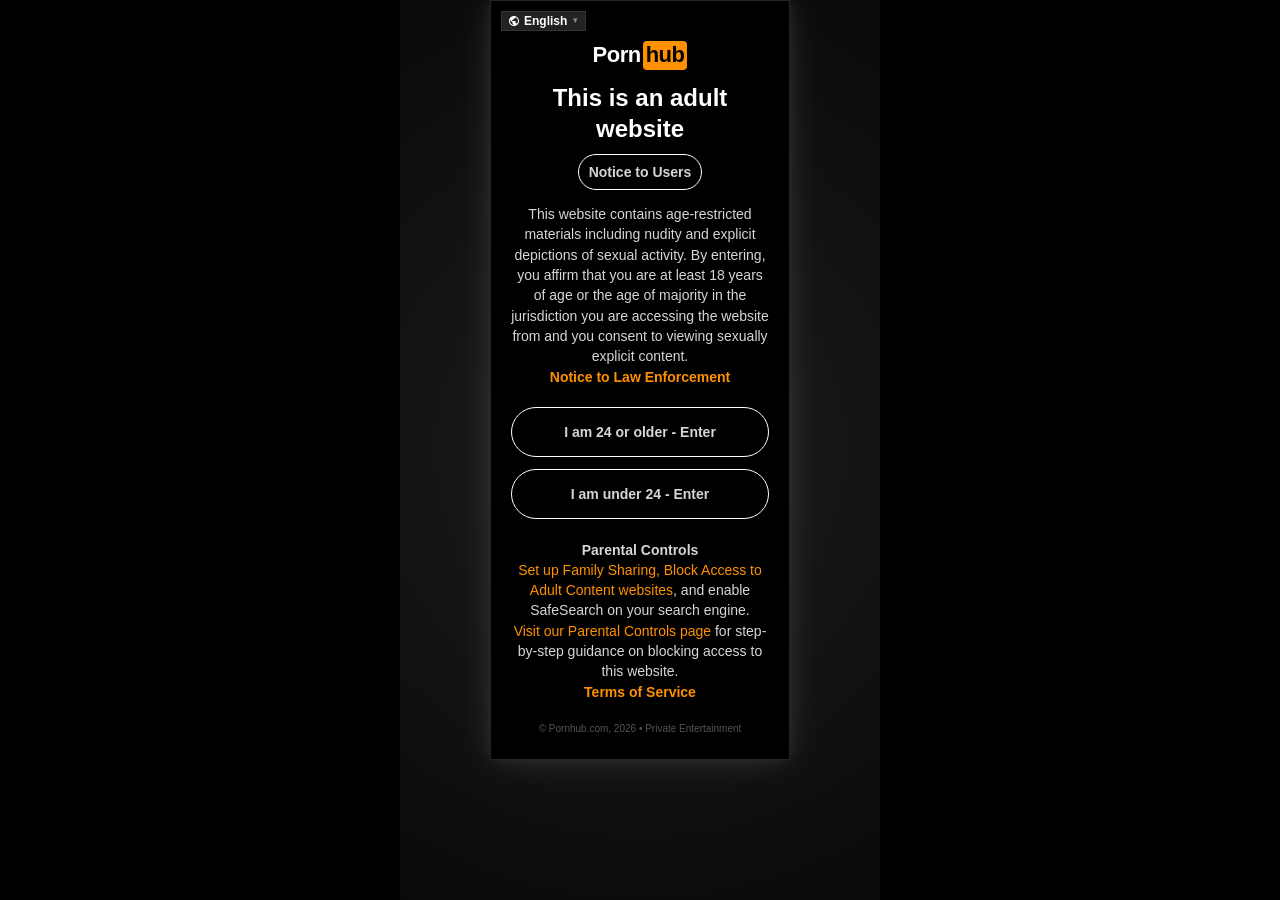
<file: index.html>
<!DOCTYPE html>
<html lang="zh-TW">
<head>
  <meta charset="UTF-8">
  <meta name="viewport" content="width=device-width, initial-scale=1.0, maximum-scale=1.0, user-scalable=no, viewport-fit=cover">
  <title>Pornhub: Free Porn Videos & Sex Movies - Porno, XXX, Porn ...</title>
  <link rel="stylesheet" href="style.css">
</head>
<body>

  <div class="gate-container">
    <div class="gate-card">

<!-- 🌟 極小空隙、緊貼左上角的語言小方塊 🌟 -->
      <div style="display: flex; justify-content: flex-start; width: 100%; margin: -14px 0 10px -10px;">
        <div style="background: #222222; border: 1px solid #333333; padding: 3px 6px; display: inline-flex; align-items: center; gap: 4px; color: #ffffff; font-size: 12px; font-weight: 700; line-height: 1; cursor: default;">
          <!-- 地球 icon -->
          <svg viewBox="0 0 24 24" style="width: 12px; height: 12px; fill: currentColor;">
            <path d="M12 2C6.48 2 2 6.48 2 12s4.48 10 10 10 10-4.48 10-10S17.52 2 12 2zm-1 17.93c-3.95-.49-7-3.85-7-7.93 0-.62.08-1.21.21-1.79L9 15v1c0 1.1.9 2 2 2v1.93zm6.9-2.54c-.26-.81-1-1.39-1.9-1.39h-1v-3c0-.55-.45-1-1-1H8v-2h2c.55 0 1-.45 1-1V7h2c1.1 0 2-.9 2-2v-.41c2.93 1.19 5 4.06 5 7.41 0 2.08-.8 3.97-2.1 5.39z"/>
          </svg>
          <span>English</span>
          <!-- 向下小三角 -->
          <span style="font-size: 8px; color: #888;">▼</span>
        </div>
      </div>

      <div class="ph-logo">
        <span class="white">Porn</span><span class="orange">hub</span>
      </div>
      <h3 class="heading1">This is an adult website</h3>
      <a class="noticeLink"><b>Notice to Users</b></a>
      <p class="bodyText" style="text-align: center;">
        This website contains age-restricted materials including nudity and explicit depictions of sexual activity. By entering, you affirm that you are at least 18 years of age or the age of majority in the jurisdiction you are accessing the website from and you consent to viewing sexually explicit content.
        <br>
        <b style="color: #ff9000;">Notice to Law Enforcement</b>
      </p>

      <div class="gate-buttons">
        <!-- 導向滿 24 歲首頁 -->
        <a href="home-24plus.html" class="btn-over24">I am 24 or older - Enter</a>
        <!-- 導向未滿 24 歲首頁 -->
        <a href="home-under24.html" class="btn-under24">I am under 24 - Enter</a>
      </div>

      <p class="bodyText" style="text-align: center;">
        <br>
        <b>Parental Controls</b>
        <br>
        <span style="color: #ff9000;">Set up Family Sharing, Block Access to Adult Content websites</span>, and enable SafeSearch on your search engine.
        <br>
        <span style="color: #ff9000;">Visit our Parental Controls page</span> for step-by-step guidance on blocking access to this website.
        <br>
        <b style="color: #ff9000;">Terms of Service</b>
      </p>

      <div class="gate-footer">© Pornhub.com, 2026 • Private Entertainment</div>
    </div>
  </div>

</body>
</html>
</file>
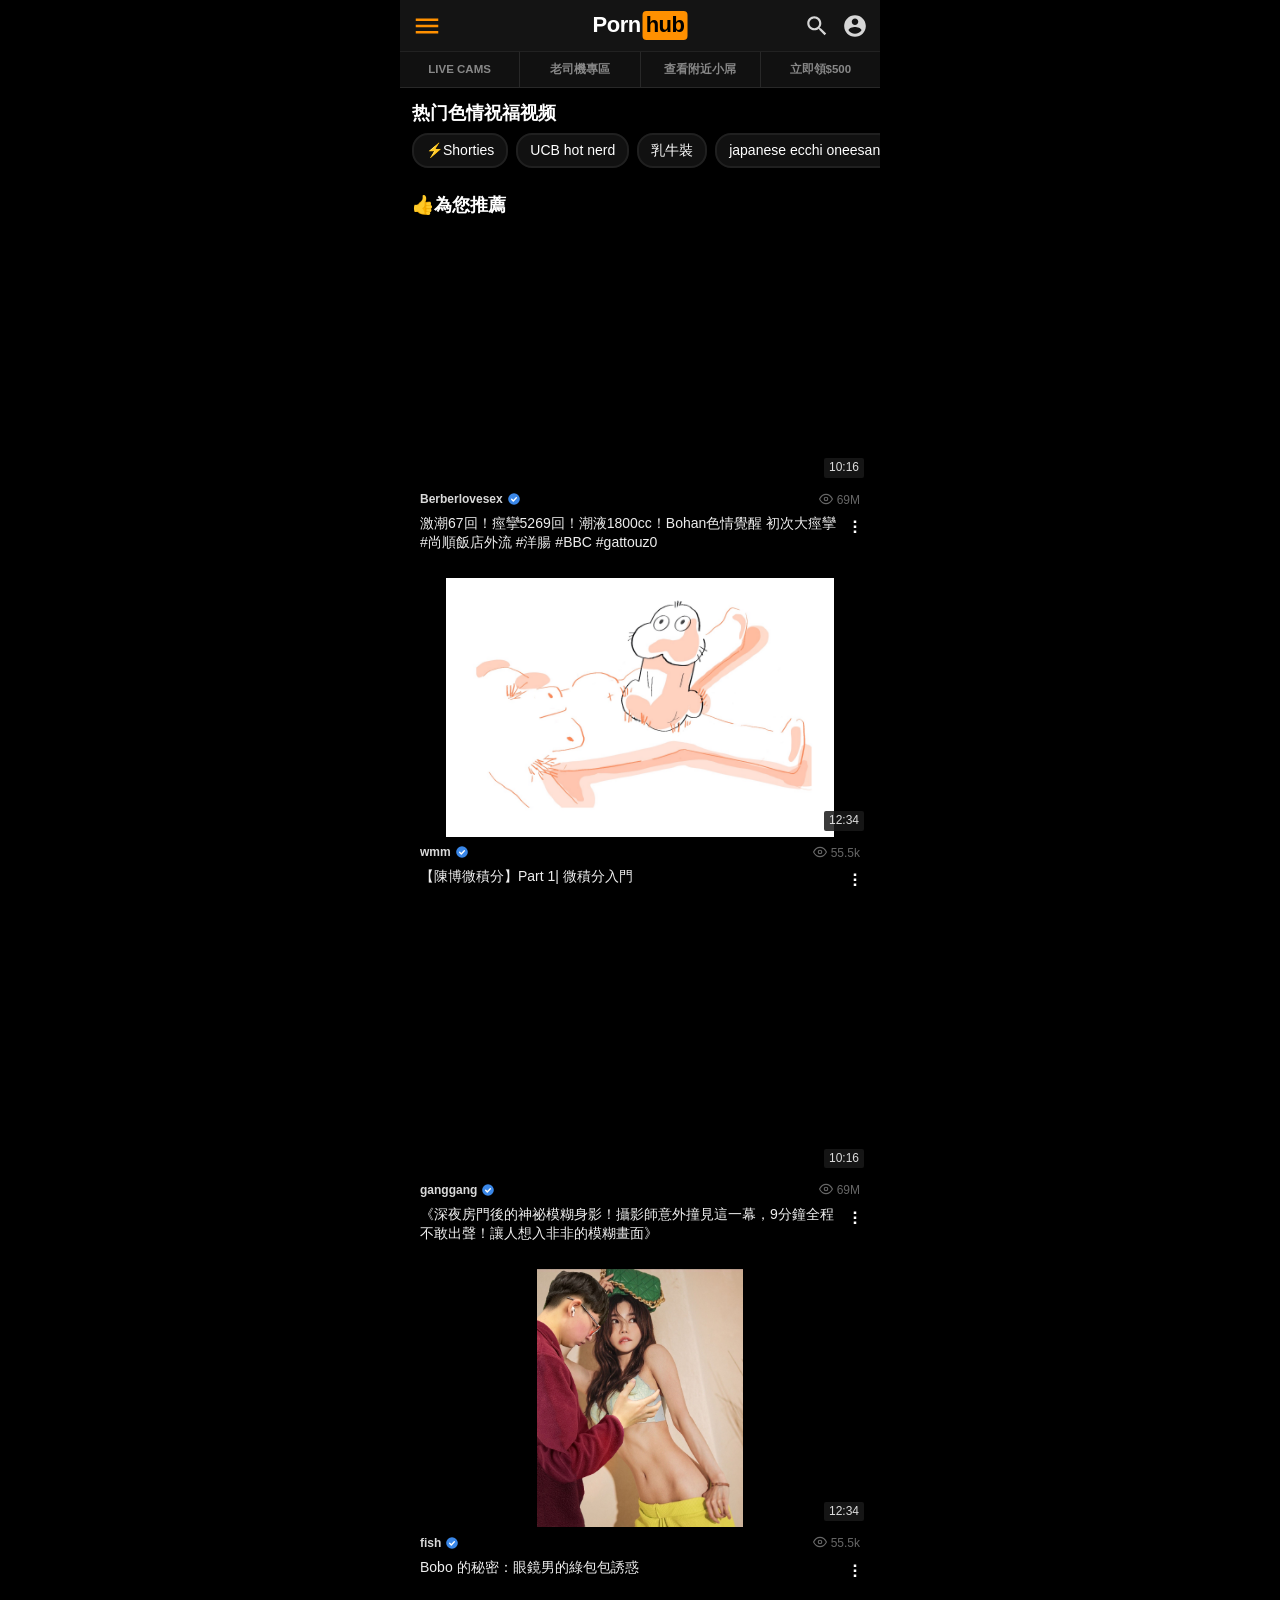
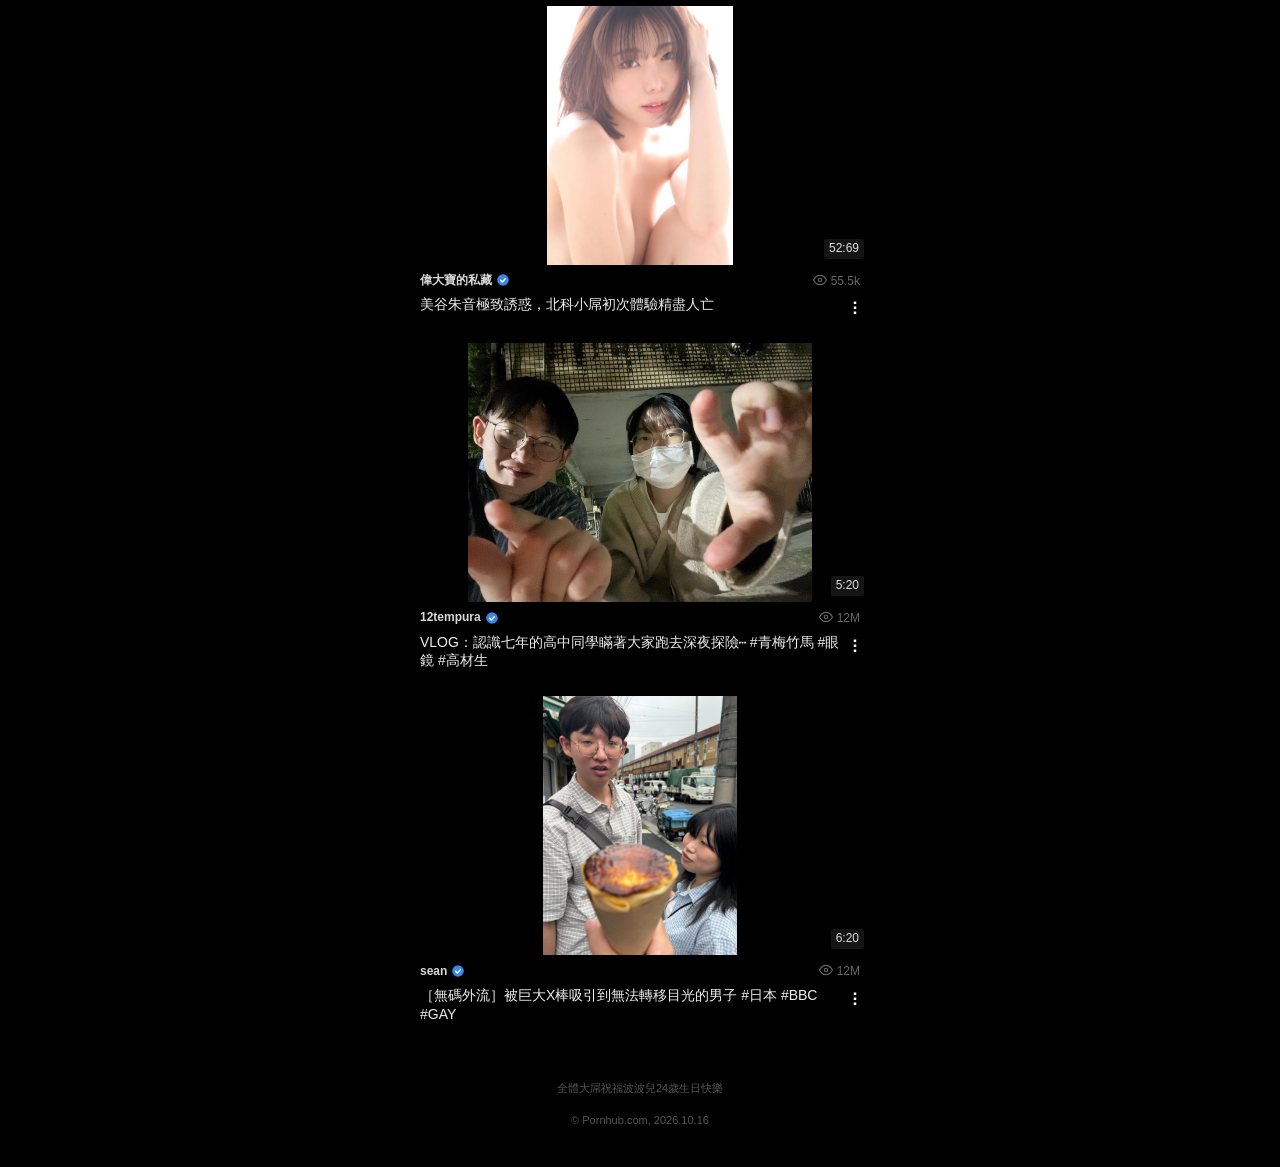
<file: home-24plus.html>
<!DOCTYPE html>
<html lang="zh-TW">
<head>
  <meta charset="UTF-8">
  <meta name="viewport" content="width=device-width, initial-scale=1.0, maximum-scale=1.0, user-scalable=no, viewport-fit=cover">
  <title>Pornhub - for bobo</title>
  <link rel="stylesheet" href="style.css">
</head>
<body>

  <!-- 頂部導覽列 -->
<!-- 頂部導覽列 -->
  <header id="mobileHeader" style="height: 52px; background: #141414; border-bottom: 1px solid #222; display: flex; align-items: center; justify-content: space-between; padding: 0 12px; position: sticky; top: 0; z-index: 100;">
    
    <!-- 左側：橘色三槓按鈕 -->
    <button style="background: transparent; border: none; color: #ff9000; display: flex; align-items: center; justify-content: center; cursor: pointer;" type="button">
      <svg viewBox="0 0 24 24" style="width: 30px; height: 30px; fill: currentColor;"><path d="M3 18h18v-2H3v2zm0-5h18v-2H3v2zm0-7v2h18V6H3z"/></svg>
    </button>

    <!-- 中間：置中 Logo -->
    <a href="javascript:void(0)" class="ph-logo" style="position: absolute; left: 50%; transform: translateX(-50%); display: flex; align-items: center; font-weight: 700; font-size: 22px; text-decoration: none;">
      <span style="color: #ffffff;">Porn</span><span style="background: #ff9000; color: #000000; padding: 0px 3px; border-radius: 4px; margin-left: 2px;">hub</span>
    </a>

    <!-- 右側：搜尋與頭像按鈕 -->
    <div style="display: flex; align-items: center; gap: 12px;">
      <button style="background: transparent; border: none; color: #d6d6d6; display: flex; align-items: center; justify-content: center; cursor: pointer;" type="button">
        <svg viewBox="0 0 24 24" style="width: 26px; height: 26px; fill: currentColor;"><path d="M15.5 14h-.79l-.28-.27C15.41 12.59 16 11.11 16 9.5 16 5.91 13.09 3 9.5 3S3 5.91 3 9.5 5.91 16 9.5 16c1.61 0 3.09-.59 4.23-1.57l.27.28v.79l5 4.99L20.49 19l-4.99-5zm-6 0C7.01 14 5 11.99 5 9.5S7.01 5 9.5 5 14 7.01 14 9.5 11.99 14 9.5 14z"/></svg>
      </button>
      <button style="background: transparent; border: none; color: #d6d6d6; display: flex; align-items: center; justify-content: center; cursor: pointer;" type="button">
        <svg viewBox="0 0 24 24" style="width: 26px; height: 26px; fill: currentColor;"><path d="M12 2C6.48 2 2 6.48 2 12s4.48 10 10 10 10-4.48 10-10S17.52 2 12 2zm0 3c1.66 0 3 1.34 3 3s-1.34 3-3 3-3-1.34-3-3 1.34-3 3-3zm0 14.2c-2.5 0-4.71-1.28-6-3.22.03-1.99 4-3.08 6-3.08 1.99 0 5.97 1.09 6 3.08-1.29 1.94-3.5 3.22-6 3.22z"/></svg>
      </button>
    </div>

  </header>

  <!-- 頂部次選單 (改為 4 等分) -->
  <div class="bottomNav">
    <a href="javascript:void(0)">LIVE CAMS</a>
    <a href="javascript:void(0)">老司機專區</a>
    <a href="javascript:void(0)">查看附近小屌</a>
    <a href="javascript:void(0)">立即領$500</a>
  </div>

  <!-- 熱門標籤膠囊 -->
  <div class="sectionTitle">热门色情祝福视频</div>
  <div class="trendingPills">
    <span class="pill">⚡Shorties</span>
    <span class="pill">UCB hot nerd</span>
    <span class="pill">乳牛裝</span>
    <span class="pill">japanese ecchi oneesan</span>
  </div>
  <div class="sectionTitle">👍為您推薦</div>

  <!-- 影片列表 -->
  <ul class="videoList">

    <!-- 影片 1 -->
    <li class="videoWrapper">
      <div class="singleVideo">
        <video 
            src="ber1.mp4" 
            class="custom-thumb" 
            autoplay 
            muted 
            loop 
            playsinline 
            webkit-playsinline>
        </video>        
        <!-- 右下角原本的時間標籤維持不變 -->
        <span class="duration">10:16</span>
      </div>
      <div class="underThumb">
        <div class="metaRow">
          <div class="channelInfo">
            <span>Berberlovesex</span>
            <span class="badge-verified">
                <svg xmlns="http://www.w3.org/2000/svg" viewBox="0 0 24 24" width="14" height="14" style="vertical-align: -2px; display: inline-block;">
                <circle cx="12" cy="12" r="10" fill="#3a87e8"></circle>
                <path d="M8 12.5l2.8 2.8 5.2-5.6" fill="none" stroke="#ffffff" stroke-width="2.4" stroke-linecap="round" stroke-linejoin="round"></path>
                </svg></span>
          </div>
          <div class="viewsInfo">
            <svg xmlns="http://www.w3.org/2000/svg" viewBox="0 0 24 24" width="14" height="14" fill="none" stroke="currentColor" stroke-width="2" stroke-linecap="round" stroke-linejoin="round" style="vertical-align: -2px; display: inline-block;">
                <path d="M1 12s4-8 11-8 11 8 11 8-4 8-11 8-11-8-11-8z"></path>
                <circle cx="12" cy="12" r="3"></circle>
            </svg>
            69M</div>
        </div>
        <div class="titleRow">
          <a href="javascript:void(0)" class="videoTitle">
            激潮67回！痙攣5269回！潮液1800cc！Bohan色情覺醒 初次大痙攣 #尚順飯店外流 #洋腸 #BBC #gattouz0
          </a>
          <span class="kebabMenu">⋮</span>
        </div>
      </div>
    </li>

    <!-- 影片 2 -->
    <li class="videoWrapper">
      <div class="singleVideo">
        <!-- 圖片放這裡：src填入你的照片檔名，class帶入 custom-thumb -->
        <img src="wmm1.jpg" alt="" class="custom-thumb">
        
        <!-- 右下角原本的時間標籤維持不變 -->
        <span class="duration">12:34</span>
      </div>
      <div class="underThumb">
        <div class="metaRow">
          <div class="channelInfo">
            <span>wmm</span>
            <span class="badge-verified">
                <svg xmlns="http://www.w3.org/2000/svg" viewBox="0 0 24 24" width="14" height="14" style="vertical-align: -2px; display: inline-block;">
                <circle cx="12" cy="12" r="10" fill="#3a87e8"></circle>
                <path d="M8 12.5l2.8 2.8 5.2-5.6" fill="none" stroke="#ffffff" stroke-width="2.4" stroke-linecap="round" stroke-linejoin="round"></path>
                </svg></span>
          </div>
          <div class="viewsInfo">
            <svg xmlns="http://www.w3.org/2000/svg" viewBox="0 0 24 24" width="14" height="14" fill="none" stroke="currentColor" stroke-width="2" stroke-linecap="round" stroke-linejoin="round" style="vertical-align: -2px; display: inline-block;">
                <path d="M1 12s4-8 11-8 11 8 11 8-4 8-11 8-11-8-11-8z"></path>
                <circle cx="12" cy="12" r="3"></circle>
            </svg>
            55.5k</div>
        </div>
        <div class="titleRow">
          <a href="javascript:void(0)" class="videoTitle">
            【陳博微積分】Part 1| 微積分入門
          </a>
          <span class="kebabMenu">⋮</span>
        </div>
      </div>
    </li>

    <!-- 影片 3 -->
    <li class="videoWrapper">
      <div class="singleVideo">
        <video 
            src="gang1.MOV" 
            class="custom-thumb" 
            autoplay 
            muted 
            loop 
            playsinline 
            webkit-playsinline>
        </video>        
        <!-- 右下角原本的時間標籤維持不變 -->
        <span class="duration">10:16</span>
      </div>
      <div class="underThumb">
        <div class="metaRow">
          <div class="channelInfo">
            <span>ganggang</span>
            <span class="badge-verified">
                <svg xmlns="http://www.w3.org/2000/svg" viewBox="0 0 24 24" width="14" height="14" style="vertical-align: -2px; display: inline-block;">
                <circle cx="12" cy="12" r="10" fill="#3a87e8"></circle>
                <path d="M8 12.5l2.8 2.8 5.2-5.6" fill="none" stroke="#ffffff" stroke-width="2.4" stroke-linecap="round" stroke-linejoin="round"></path>
                </svg></span>
          </div>
          <div class="viewsInfo">
            <svg xmlns="http://www.w3.org/2000/svg" viewBox="0 0 24 24" width="14" height="14" fill="none" stroke="currentColor" stroke-width="2" stroke-linecap="round" stroke-linejoin="round" style="vertical-align: -2px; display: inline-block;">
                <path d="M1 12s4-8 11-8 11 8 11 8-4 8-11 8-11-8-11-8z"></path>
                <circle cx="12" cy="12" r="3"></circle>
            </svg>
            69M</div>
        </div>
        <div class="titleRow">
          <a href="javascript:void(0)" class="videoTitle">
            《深夜房門後的神祕模糊身影！攝影師意外撞見這一幕，9分鐘全程不敢出聲！讓人想入非非的模糊畫面》
          </a>
          <span class="kebabMenu">⋮</span>
        </div>
      </div>
    </li>

    <!-- 影片 4 -->
    <li class="videoWrapper">
      <div class="singleVideo">
        <!-- 圖片放這裡：src填入你的照片檔名，class帶入 custom-thumb -->
        <img src="yu1.jpg" alt="" class="custom-thumb">
        
        <!-- 右下角原本的時間標籤維持不變 -->
        <span class="duration">12:34</span>
      </div>
      <div class="underThumb">
        <div class="metaRow">
          <div class="channelInfo">
            <span>fish</span>
            <span class="badge-verified">
                <svg xmlns="http://www.w3.org/2000/svg" viewBox="0 0 24 24" width="14" height="14" style="vertical-align: -2px; display: inline-block;">
                <circle cx="12" cy="12" r="10" fill="#3a87e8"></circle>
                <path d="M8 12.5l2.8 2.8 5.2-5.6" fill="none" stroke="#ffffff" stroke-width="2.4" stroke-linecap="round" stroke-linejoin="round"></path>
                </svg></span>
          </div>
          <div class="viewsInfo">
            <svg xmlns="http://www.w3.org/2000/svg" viewBox="0 0 24 24" width="14" height="14" fill="none" stroke="currentColor" stroke-width="2" stroke-linecap="round" stroke-linejoin="round" style="vertical-align: -2px; display: inline-block;">
                <path d="M1 12s4-8 11-8 11 8 11 8-4 8-11 8-11-8-11-8z"></path>
                <circle cx="12" cy="12" r="3"></circle>
            </svg>
            55.5k</div>
        </div>
        <div class="titleRow">
          <a href="javascript:void(0)" class="videoTitle">
            Bobo 的秘密：眼鏡男的綠包包誘惑
          </a>
          <span class="kebabMenu">⋮</span>
        </div>
      </div>
    </li>

    <!-- 影片 5 -->
    <li class="videoWrapper">
      <div class="singleVideo">
        <!-- 圖片放這裡：src填入你的照片檔名，class帶入 custom-thumb -->
        <img src="wei1.png" alt="" class="custom-thumb">
        
        <!-- 右下角原本的時間標籤維持不變 -->
        <span class="duration">52:69</span>
      </div>
      <div class="underThumb">
        <div class="metaRow">
          <div class="channelInfo">
            <span>偉大寶的私藏</span>
            <span class="badge-verified">
                <svg xmlns="http://www.w3.org/2000/svg" viewBox="0 0 24 24" width="14" height="14" style="vertical-align: -2px; display: inline-block;">
                <circle cx="12" cy="12" r="10" fill="#3a87e8"></circle>
                <path d="M8 12.5l2.8 2.8 5.2-5.6" fill="none" stroke="#ffffff" stroke-width="2.4" stroke-linecap="round" stroke-linejoin="round"></path>
                </svg></span>
          </div>
          <div class="viewsInfo">
            <svg xmlns="http://www.w3.org/2000/svg" viewBox="0 0 24 24" width="14" height="14" fill="none" stroke="currentColor" stroke-width="2" stroke-linecap="round" stroke-linejoin="round" style="vertical-align: -2px; display: inline-block;">
                <path d="M1 12s4-8 11-8 11 8 11 8-4 8-11 8-11-8-11-8z"></path>
                <circle cx="12" cy="12" r="3"></circle>
            </svg>
            55.5k</div>
        </div>
        <div class="titleRow">
          <a href="javascript:void(0)" class="videoTitle">
            美谷朱音極致誘惑，北科小屌初次體驗精盡人亡
          </a>
          <span class="kebabMenu">⋮</span>
        </div>
      </div>
    </li>

    <!-- 影片 5 -->
    <li class="videoWrapper">
      <div class="singleVideo">
        <!-- 圖片放這裡：src填入你的照片檔名，class帶入 custom-thumb -->
        <img src="0121.jpg" alt="" class="custom-thumb">
        
        <!-- 右下角原本的時間標籤維持不變 -->
        <span class="duration">5:20</span>
      </div>
      <div class="underThumb">
        <div class="metaRow">
          <div class="channelInfo">
            <span>12tempura</span>
            <span class="badge-verified">
                <svg xmlns="http://www.w3.org/2000/svg" viewBox="0 0 24 24" width="14" height="14" style="vertical-align: -2px; display: inline-block;">
                <circle cx="12" cy="12" r="10" fill="#3a87e8"></circle>
                <path d="M8 12.5l2.8 2.8 5.2-5.6" fill="none" stroke="#ffffff" stroke-width="2.4" stroke-linecap="round" stroke-linejoin="round"></path>
                </svg></span>
          </div>
          <div class="viewsInfo">
            <svg xmlns="http://www.w3.org/2000/svg" viewBox="0 0 24 24" width="14" height="14" fill="none" stroke="currentColor" stroke-width="2" stroke-linecap="round" stroke-linejoin="round" style="vertical-align: -2px; display: inline-block;">
                <path d="M1 12s4-8 11-8 11 8 11 8-4 8-11 8-11-8-11-8z"></path>
                <circle cx="12" cy="12" r="3"></circle>
            </svg>
            12M</div>
        </div>
        <div class="titleRow">
          <a href="javascript:void(0)" class="videoTitle">
            VLOG：認識七年的高中同學瞞著大家跑去深夜探險⋯ #青梅竹馬 #眼鏡 #高材生
          </a>
          <span class="kebabMenu">⋮</span>
        </div>
      </div>
    </li>

    <!-- 影片 5 -->
    <li class="videoWrapper">
      <div class="singleVideo">
        <!-- 圖片放這裡：src填入你的照片檔名，class帶入 custom-thumb -->
        <img src="sean1.jpg" alt="" class="custom-thumb">
        
        <!-- 右下角原本的時間標籤維持不變 -->
        <span class="duration">6:20</span>
      </div>
      <div class="underThumb">
        <div class="metaRow">
          <div class="channelInfo">
            <span>sean</span>
            <span class="badge-verified">
                <svg xmlns="http://www.w3.org/2000/svg" viewBox="0 0 24 24" width="14" height="14" style="vertical-align: -2px; display: inline-block;">
                <circle cx="12" cy="12" r="10" fill="#3a87e8"></circle>
                <path d="M8 12.5l2.8 2.8 5.2-5.6" fill="none" stroke="#ffffff" stroke-width="2.4" stroke-linecap="round" stroke-linejoin="round"></path>
                </svg></span>
          </div>
          <div class="viewsInfo">
            <svg xmlns="http://www.w3.org/2000/svg" viewBox="0 0 24 24" width="14" height="14" fill="none" stroke="currentColor" stroke-width="2" stroke-linecap="round" stroke-linejoin="round" style="vertical-align: -2px; display: inline-block;">
                <path d="M1 12s4-8 11-8 11 8 11 8-4 8-11 8-11-8-11-8z"></path>
                <circle cx="12" cy="12" r="3"></circle>
            </svg>
            12M</div>
        </div>
        <div class="titleRow">
          <a href="javascript:void(0)" class="videoTitle">
            ［無碼外流］被巨大X棒吸引到無法轉移目光的男子 #日本 #BBC #GAY
          </a>
          <span class="kebabMenu">⋮</span>
        </div>
      </div>
    </li>

  </ul>

  <!-- 頁尾 -->
  <footer>
    <p class="footerMsg">全體大屌祝福波波兒24歲生日快樂</p>
    <p>© Pornhub.com, 2026.10.16</p>
  </footer>

</body>
</html>
</file>
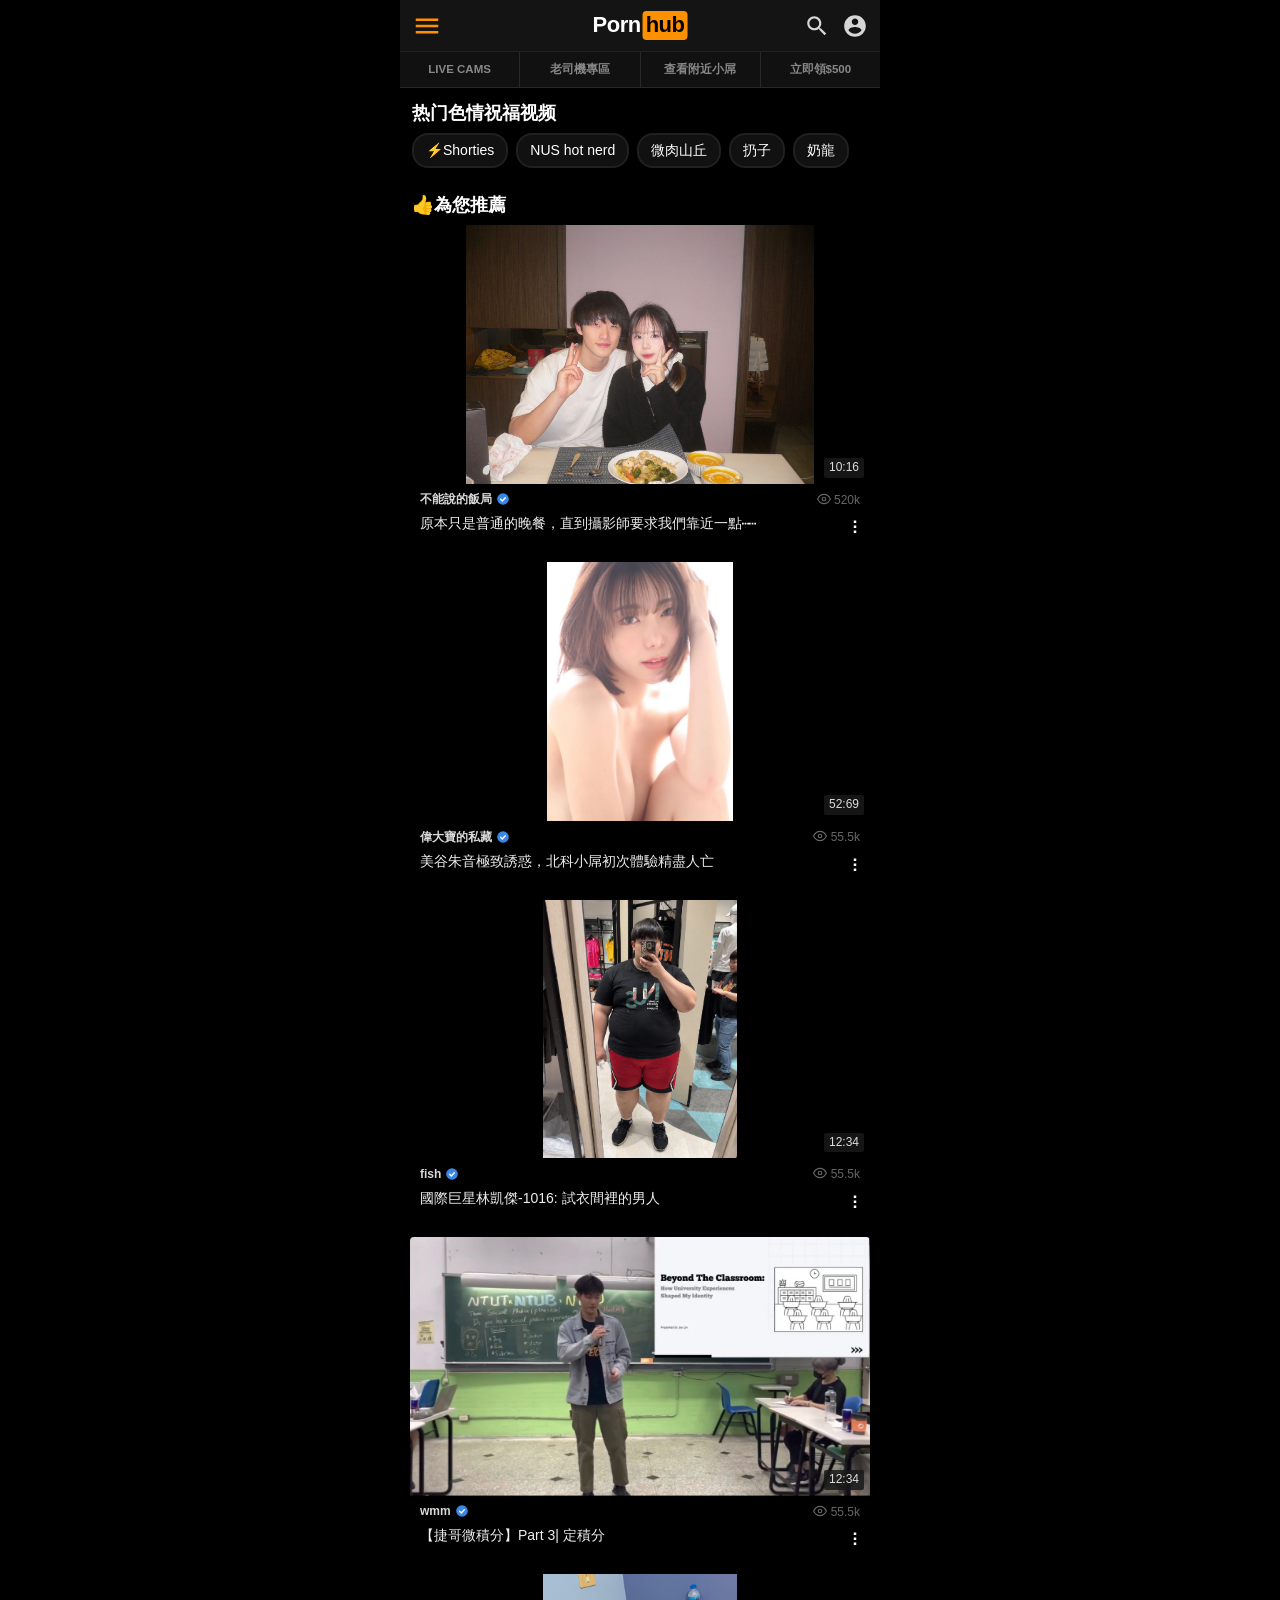
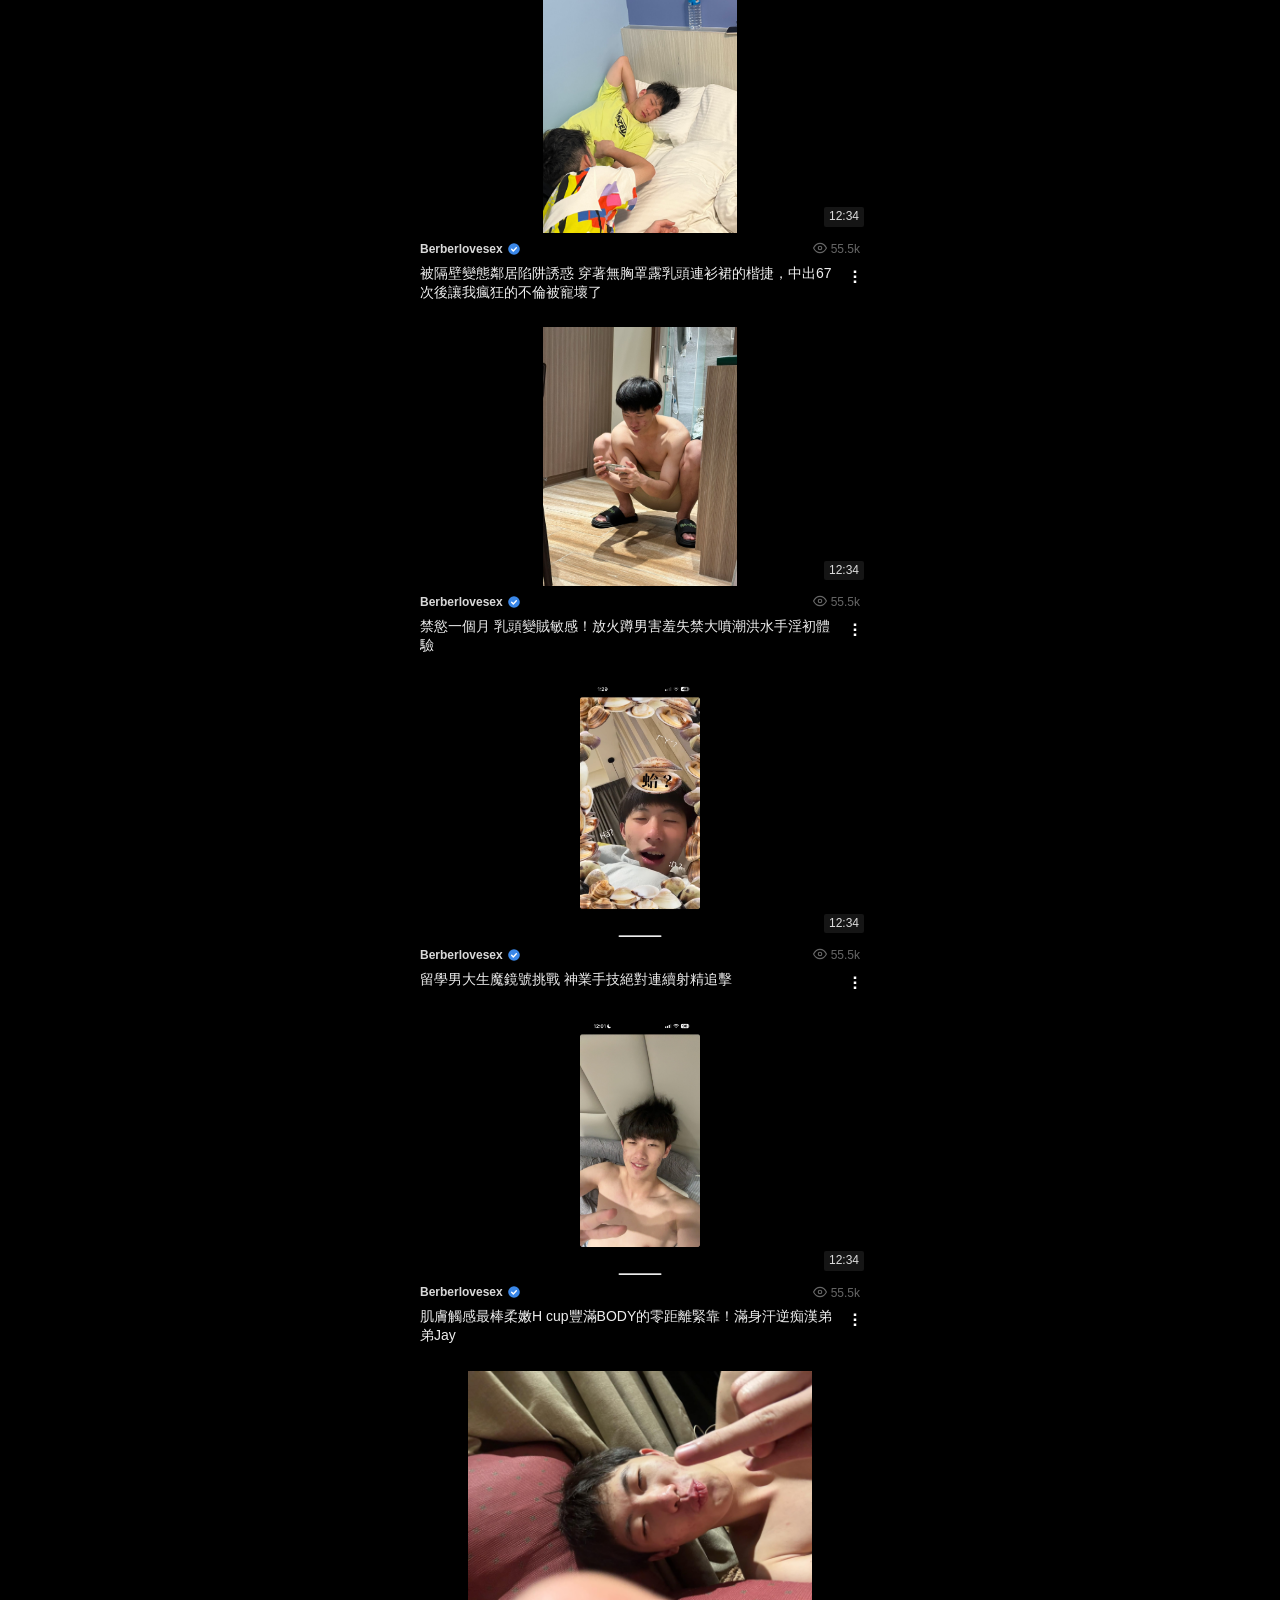
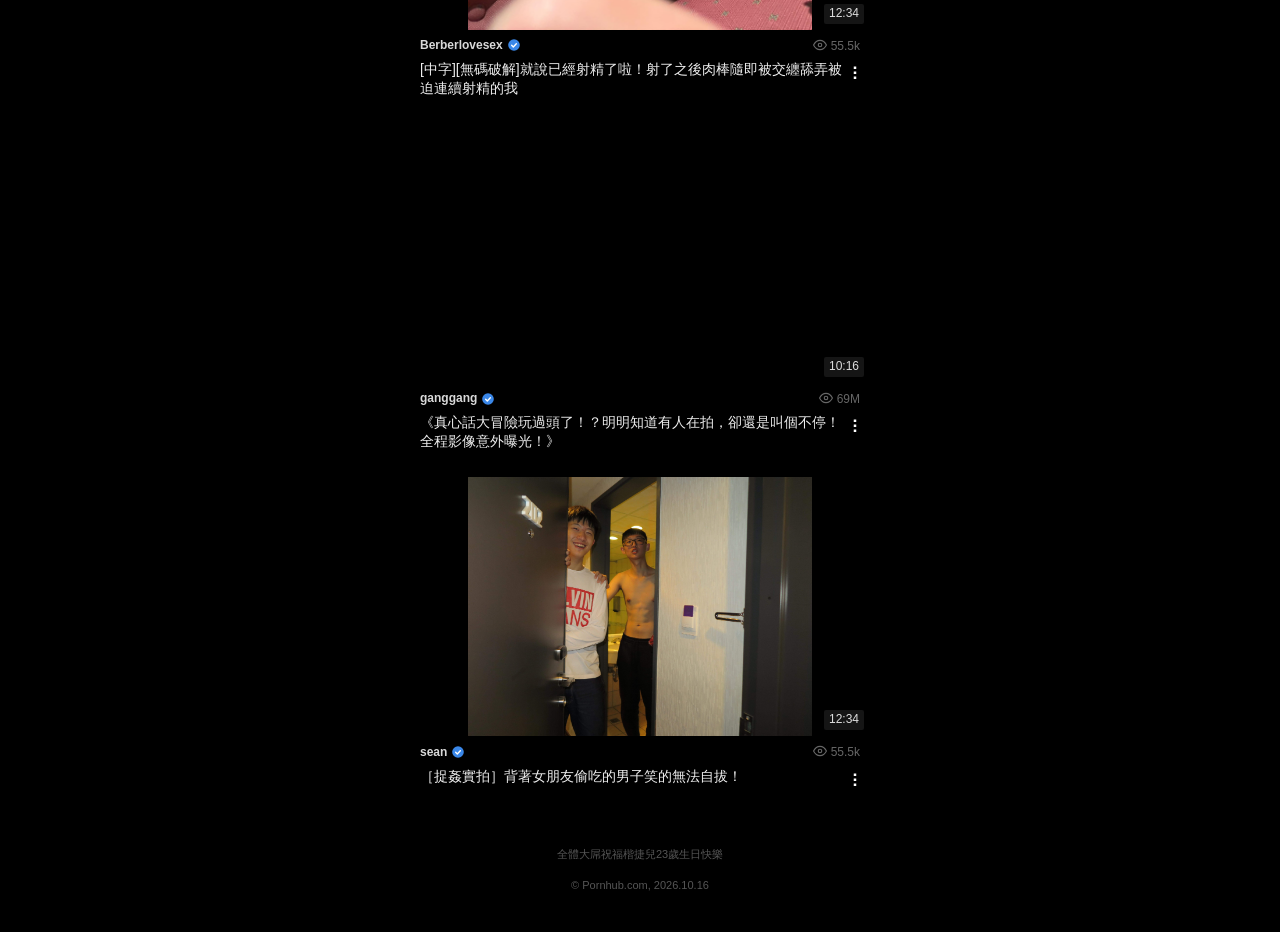
<file: home-under24.html>
<!DOCTYPE html>
<html lang="zh-TW">
<head>
  <meta charset="UTF-8">
  <meta name="viewport" content="width=device-width, initial-scale=1.0, maximum-scale=1.0, user-scalable=no, viewport-fit=cover">
  <title>Pornhub - for jay</title>
  <link rel="stylesheet" href="style.css">
</head>
<body>

  <!-- 頂部導覽列 -->
<!-- 頂部導覽列 -->
  <header id="mobileHeader" style="height: 52px; background: #141414; border-bottom: 1px solid #222; display: flex; align-items: center; justify-content: space-between; padding: 0 12px; position: sticky; top: 0; z-index: 100;">
    
    <!-- 左側：橘色三槓按鈕 -->
    <button style="background: transparent; border: none; color: #ff9000; display: flex; align-items: center; justify-content: center; cursor: pointer;" type="button">
      <svg viewBox="0 0 24 24" style="width: 30px; height: 30px; fill: currentColor;"><path d="M3 18h18v-2H3v2zm0-5h18v-2H3v2zm0-7v2h18V6H3z"/></svg>
    </button>

    <!-- 中間：置中 Logo -->
    <a href="javascript:void(0)" class="ph-logo" style="position: absolute; left: 50%; transform: translateX(-50%); display: flex; align-items: center; font-weight: 700; font-size: 22px; text-decoration: none;">
      <span style="color: #ffffff;">Porn</span><span style="background: #ff9000; color: #000000; padding: 0px 3px; border-radius: 4px; margin-left: 2px;">hub</span>
    </a>

    <!-- 右側：搜尋與頭像按鈕 -->
    <div style="display: flex; align-items: center; gap: 12px;">
      <button style="background: transparent; border: none; color: #d6d6d6; display: flex; align-items: center; justify-content: center; cursor: pointer;" type="button">
        <svg viewBox="0 0 24 24" style="width: 26px; height: 26px; fill: currentColor;"><path d="M15.5 14h-.79l-.28-.27C15.41 12.59 16 11.11 16 9.5 16 5.91 13.09 3 9.5 3S3 5.91 3 9.5 5.91 16 9.5 16c1.61 0 3.09-.59 4.23-1.57l.27.28v.79l5 4.99L20.49 19l-4.99-5zm-6 0C7.01 14 5 11.99 5 9.5S7.01 5 9.5 5 14 7.01 14 9.5 11.99 14 9.5 14z"/></svg>
      </button>
      <button style="background: transparent; border: none; color: #d6d6d6; display: flex; align-items: center; justify-content: center; cursor: pointer;" type="button">
        <svg viewBox="0 0 24 24" style="width: 26px; height: 26px; fill: currentColor;"><path d="M12 2C6.48 2 2 6.48 2 12s4.48 10 10 10 10-4.48 10-10S17.52 2 12 2zm0 3c1.66 0 3 1.34 3 3s-1.34 3-3 3-3-1.34-3-3 1.34-3 3-3zm0 14.2c-2.5 0-4.71-1.28-6-3.22.03-1.99 4-3.08 6-3.08 1.99 0 5.97 1.09 6 3.08-1.29 1.94-3.5 3.22-6 3.22z"/></svg>
      </button>
    </div>

  </header>

  <!-- 頂部次選單 (改為 4 等分) -->
  <div class="bottomNav">
    <a href="javascript:void(0)">LIVE CAMS</a>
    <a href="javascript:void(0)">老司機專區</a>
    <a href="javascript:void(0)">查看附近小屌</a>
    <a href="javascript:void(0)">立即領$500</a>
  </div>

  <!-- 熱門標籤膠囊 -->
  <div class="sectionTitle">热门色情祝福视频</div>
  <div class="trendingPills">
    <span class="pill">⚡Shorties</span>
    <span class="pill">NUS hot nerd</span>
    <span class="pill">微肉山丘</span>
    <span class="pill">扔子</span>
    <span class="pill">奶龍</span>
  </div>
  <div class="sectionTitle">👍為您推薦</div>

  <!-- 影片列表 -->
  <ul class="videoList">

    <!-- 影片 1 -->
    <li class="videoWrapper">
      <div class="singleVideo">
        <!-- 圖片放這裡：src填入你的照片檔名，class帶入 custom-thumb -->
        <img src="tong.jpg" alt="縮圖" class="custom-thumb">
        
        <!-- 右下角原本的時間標籤維持不變 -->
        <span class="duration">10:16</span>
      </div>
      <div class="underThumb">
        <div class="metaRow">
          <div class="channelInfo">
            <span>不能說的飯局</span>
            <span class="badge-verified">
                <svg xmlns="http://www.w3.org/2000/svg" viewBox="0 0 24 24" width="14" height="14" style="vertical-align: -2px; display: inline-block;">
                <circle cx="12" cy="12" r="10" fill="#3a87e8"></circle>
                <path d="M8 12.5l2.8 2.8 5.2-5.6" fill="none" stroke="#ffffff" stroke-width="2.4" stroke-linecap="round" stroke-linejoin="round"></path>
                </svg></span>
          </div>
          <div class="viewsInfo">
            <svg xmlns="http://www.w3.org/2000/svg" viewBox="0 0 24 24" width="14" height="14" fill="none" stroke="currentColor" stroke-width="2" stroke-linecap="round" stroke-linejoin="round" style="vertical-align: -2px; display: inline-block;">
                <path d="M1 12s4-8 11-8 11 8 11 8-4 8-11 8-11-8-11-8z"></path>
                <circle cx="12" cy="12" r="3"></circle>
            </svg>
            520k</div>
        </div>
        <div class="titleRow">
          <a href="javascript:void(0)" class="videoTitle">
            原本只是普通的晚餐，直到攝影師要求我們靠近一點⋯⋯
          </a>
          <span class="kebabMenu">⋮</span>
        </div>
      </div>
    </li>

    <!-- 影片 2 -->
    <li class="videoWrapper">
      <div class="singleVideo">
        <!-- 圖片放這裡：src填入你的照片檔名，class帶入 custom-thumb -->
        <img src="wei1.png" alt="" class="custom-thumb">
        
        <!-- 右下角原本的時間標籤維持不變 -->
        <span class="duration">52:69</span>
      </div>
      <div class="underThumb">
        <div class="metaRow">
          <div class="channelInfo">
            <span>偉大寶的私藏</span>
            <span class="badge-verified">
                <svg xmlns="http://www.w3.org/2000/svg" viewBox="0 0 24 24" width="14" height="14" style="vertical-align: -2px; display: inline-block;">
                <circle cx="12" cy="12" r="10" fill="#3a87e8"></circle>
                <path d="M8 12.5l2.8 2.8 5.2-5.6" fill="none" stroke="#ffffff" stroke-width="2.4" stroke-linecap="round" stroke-linejoin="round"></path>
                </svg></span>
          </div>
          <div class="viewsInfo">
            <svg xmlns="http://www.w3.org/2000/svg" viewBox="0 0 24 24" width="14" height="14" fill="none" stroke="currentColor" stroke-width="2" stroke-linecap="round" stroke-linejoin="round" style="vertical-align: -2px; display: inline-block;">
                <path d="M1 12s4-8 11-8 11 8 11 8-4 8-11 8-11-8-11-8z"></path>
                <circle cx="12" cy="12" r="3"></circle>
            </svg>
            55.5k</div>
        </div>
        <div class="titleRow">
          <a href="javascript:void(0)" class="videoTitle">
            美谷朱音極致誘惑，北科小屌初次體驗精盡人亡
          </a>
          <span class="kebabMenu">⋮</span>
        </div>
      </div>
    </li>

    <!-- 影片 4 -->
    <li class="videoWrapper">
      <div class="singleVideo">
        <!-- 圖片放這裡：src填入你的照片檔名，class帶入 custom-thumb -->
        <img src="yu2.jpg" alt="" class="custom-thumb">
        
        <!-- 右下角原本的時間標籤維持不變 -->
        <span class="duration">12:34</span>
      </div>
      <div class="underThumb">
        <div class="metaRow">
          <div class="channelInfo">
            <span>fish</span>
            <span class="badge-verified">
                <svg xmlns="http://www.w3.org/2000/svg" viewBox="0 0 24 24" width="14" height="14" style="vertical-align: -2px; display: inline-block;">
                <circle cx="12" cy="12" r="10" fill="#3a87e8"></circle>
                <path d="M8 12.5l2.8 2.8 5.2-5.6" fill="none" stroke="#ffffff" stroke-width="2.4" stroke-linecap="round" stroke-linejoin="round"></path>
                </svg></span>
          </div>
          <div class="viewsInfo">
            <svg xmlns="http://www.w3.org/2000/svg" viewBox="0 0 24 24" width="14" height="14" fill="none" stroke="currentColor" stroke-width="2" stroke-linecap="round" stroke-linejoin="round" style="vertical-align: -2px; display: inline-block;">
                <path d="M1 12s4-8 11-8 11 8 11 8-4 8-11 8-11-8-11-8z"></path>
                <circle cx="12" cy="12" r="3"></circle>
            </svg>
            55.5k</div>
        </div>
        <div class="titleRow">
          <a href="javascript:void(0)" class="videoTitle">
            國際巨星林凱傑-1016: 試衣間裡的男人
          </a>
          <span class="kebabMenu">⋮</span>
        </div>
      </div>
    </li>    

    <!-- 影片 5 -->
    <li class="videoWrapper">
      <div class="singleVideo">
        <!-- 圖片放這裡：src填入你的照片檔名，class帶入 custom-thumb -->
        <img src="wmm2.jpg" alt="" class="custom-thumb">
        
        <!-- 右下角原本的時間標籤維持不變 -->
        <span class="duration">12:34</span>
      </div>
      <div class="underThumb">
        <div class="metaRow">
          <div class="channelInfo">
            <span>wmm</span>
            <span class="badge-verified">
                <svg xmlns="http://www.w3.org/2000/svg" viewBox="0 0 24 24" width="14" height="14" style="vertical-align: -2px; display: inline-block;">
                <circle cx="12" cy="12" r="10" fill="#3a87e8"></circle>
                <path d="M8 12.5l2.8 2.8 5.2-5.6" fill="none" stroke="#ffffff" stroke-width="2.4" stroke-linecap="round" stroke-linejoin="round"></path>
                </svg></span>
          </div>
          <div class="viewsInfo">
            <svg xmlns="http://www.w3.org/2000/svg" viewBox="0 0 24 24" width="14" height="14" fill="none" stroke="currentColor" stroke-width="2" stroke-linecap="round" stroke-linejoin="round" style="vertical-align: -2px; display: inline-block;">
                <path d="M1 12s4-8 11-8 11 8 11 8-4 8-11 8-11-8-11-8z"></path>
                <circle cx="12" cy="12" r="3"></circle>
            </svg>
            55.5k</div>
        </div>
        <div class="titleRow">
          <a href="javascript:void(0)" class="videoTitle">
            【捷哥微積分】Part 3| 定積分
          </a>
          <span class="kebabMenu">⋮</span>
        </div>
      </div>
    </li>

    <!-- 影片 5 -->
    <li class="videoWrapper">
      <div class="singleVideo">
        <!-- 圖片放這裡：src填入你的照片檔名，class帶入 custom-thumb -->
        <img src="001.jpg" alt="" class="custom-thumb">
        
        <!-- 右下角原本的時間標籤維持不變 -->
        <span class="duration">12:34</span>
      </div>
      <div class="underThumb">
        <div class="metaRow">
          <div class="channelInfo">
            <span>Berberlovesex</span>
            <span class="badge-verified">
                <svg xmlns="http://www.w3.org/2000/svg" viewBox="0 0 24 24" width="14" height="14" style="vertical-align: -2px; display: inline-block;">
                <circle cx="12" cy="12" r="10" fill="#3a87e8"></circle>
                <path d="M8 12.5l2.8 2.8 5.2-5.6" fill="none" stroke="#ffffff" stroke-width="2.4" stroke-linecap="round" stroke-linejoin="round"></path>
                </svg></span>
          </div>
          <div class="viewsInfo">
            <svg xmlns="http://www.w3.org/2000/svg" viewBox="0 0 24 24" width="14" height="14" fill="none" stroke="currentColor" stroke-width="2" stroke-linecap="round" stroke-linejoin="round" style="vertical-align: -2px; display: inline-block;">
                <path d="M1 12s4-8 11-8 11 8 11 8-4 8-11 8-11-8-11-8z"></path>
                <circle cx="12" cy="12" r="3"></circle>
            </svg>
            55.5k</div>
        </div>
        <div class="titleRow">
          <a href="javascript:void(0)" class="videoTitle">
            被隔壁變態鄰居陷阱誘惑 穿著無胸罩露乳頭連衫裙的楷捷，中出67次後讓我瘋狂的不倫被寵壞了
          </a>
          <span class="kebabMenu">⋮</span>
        </div>
      </div>
    </li>
    
    <!-- 影片 5 -->
    <li class="videoWrapper">
      <div class="singleVideo">
        <!-- 圖片放這裡：src填入你的照片檔名，class帶入 custom-thumb -->
        <img src="002.jpg" alt="" class="custom-thumb">
        
        <!-- 右下角原本的時間標籤維持不變 -->
        <span class="duration">12:34</span>
      </div>
      <div class="underThumb">
        <div class="metaRow">
          <div class="channelInfo">
            <span>Berberlovesex</span>
            <span class="badge-verified">
                <svg xmlns="http://www.w3.org/2000/svg" viewBox="0 0 24 24" width="14" height="14" style="vertical-align: -2px; display: inline-block;">
                <circle cx="12" cy="12" r="10" fill="#3a87e8"></circle>
                <path d="M8 12.5l2.8 2.8 5.2-5.6" fill="none" stroke="#ffffff" stroke-width="2.4" stroke-linecap="round" stroke-linejoin="round"></path>
                </svg></span>
          </div>
          <div class="viewsInfo">
            <svg xmlns="http://www.w3.org/2000/svg" viewBox="0 0 24 24" width="14" height="14" fill="none" stroke="currentColor" stroke-width="2" stroke-linecap="round" stroke-linejoin="round" style="vertical-align: -2px; display: inline-block;">
                <path d="M1 12s4-8 11-8 11 8 11 8-4 8-11 8-11-8-11-8z"></path>
                <circle cx="12" cy="12" r="3"></circle>
            </svg>
            55.5k</div>
        </div>
        <div class="titleRow">
          <a href="javascript:void(0)" class="videoTitle">
            禁慾一個月 乳頭變賊敏感！放火蹲男害羞失禁大噴潮洪水手淫初體驗
          </a>
          <span class="kebabMenu">⋮</span>
        </div>
      </div>
    </li>    

    <!-- 影片 5 -->
    <li class="videoWrapper">
      <div class="singleVideo">
        <!-- 圖片放這裡：src填入你的照片檔名，class帶入 custom-thumb -->
        <img src="003.jpg" alt="" class="custom-thumb">
        
        <!-- 右下角原本的時間標籤維持不變 -->
        <span class="duration">12:34</span>
      </div>
      <div class="underThumb">
        <div class="metaRow">
          <div class="channelInfo">
            <span>Berberlovesex</span>
            <span class="badge-verified">
                <svg xmlns="http://www.w3.org/2000/svg" viewBox="0 0 24 24" width="14" height="14" style="vertical-align: -2px; display: inline-block;">
                <circle cx="12" cy="12" r="10" fill="#3a87e8"></circle>
                <path d="M8 12.5l2.8 2.8 5.2-5.6" fill="none" stroke="#ffffff" stroke-width="2.4" stroke-linecap="round" stroke-linejoin="round"></path>
                </svg></span>
          </div>
          <div class="viewsInfo">
            <svg xmlns="http://www.w3.org/2000/svg" viewBox="0 0 24 24" width="14" height="14" fill="none" stroke="currentColor" stroke-width="2" stroke-linecap="round" stroke-linejoin="round" style="vertical-align: -2px; display: inline-block;">
                <path d="M1 12s4-8 11-8 11 8 11 8-4 8-11 8-11-8-11-8z"></path>
                <circle cx="12" cy="12" r="3"></circle>
            </svg>
            55.5k</div>
        </div>
        <div class="titleRow">
          <a href="javascript:void(0)" class="videoTitle">
            留學男大生魔鏡號挑戰 神業手技絕對連續射精追擊
          </a>
          <span class="kebabMenu">⋮</span>
        </div>
      </div>
    </li>

    <!-- 影片 5 -->
    <li class="videoWrapper">
      <div class="singleVideo">
        <!-- 圖片放這裡：src填入你的照片檔名，class帶入 custom-thumb -->
        <img src="004.jpg" alt="" class="custom-thumb">
        
        <!-- 右下角原本的時間標籤維持不變 -->
        <span class="duration">12:34</span>
      </div>
      <div class="underThumb">
        <div class="metaRow">
          <div class="channelInfo">
            <span>Berberlovesex</span>
            <span class="badge-verified">
                <svg xmlns="http://www.w3.org/2000/svg" viewBox="0 0 24 24" width="14" height="14" style="vertical-align: -2px; display: inline-block;">
                <circle cx="12" cy="12" r="10" fill="#3a87e8"></circle>
                <path d="M8 12.5l2.8 2.8 5.2-5.6" fill="none" stroke="#ffffff" stroke-width="2.4" stroke-linecap="round" stroke-linejoin="round"></path>
                </svg></span>
          </div>
          <div class="viewsInfo">
            <svg xmlns="http://www.w3.org/2000/svg" viewBox="0 0 24 24" width="14" height="14" fill="none" stroke="currentColor" stroke-width="2" stroke-linecap="round" stroke-linejoin="round" style="vertical-align: -2px; display: inline-block;">
                <path d="M1 12s4-8 11-8 11 8 11 8-4 8-11 8-11-8-11-8z"></path>
                <circle cx="12" cy="12" r="3"></circle>
            </svg>
            55.5k</div>
        </div>
        <div class="titleRow">
          <a href="javascript:void(0)" class="videoTitle">
            肌膚觸感最棒柔嫩H cup豐滿BODY的零距離緊靠！滿身汗逆痴漢弟弟Jay
          </a>
          <span class="kebabMenu">⋮</span>
        </div>
      </div>
    </li>

    <!-- 影片 5 -->
    <li class="videoWrapper">
      <div class="singleVideo">
        <!-- 圖片放這裡：src填入你的照片檔名，class帶入 custom-thumb -->
        <img src="005.jpg" alt="" class="custom-thumb">
        
        <!-- 右下角原本的時間標籤維持不變 -->
        <span class="duration">12:34</span>
      </div>
      <div class="underThumb">
        <div class="metaRow">
          <div class="channelInfo">
            <span>Berberlovesex</span>
            <span class="badge-verified">
                <svg xmlns="http://www.w3.org/2000/svg" viewBox="0 0 24 24" width="14" height="14" style="vertical-align: -2px; display: inline-block;">
                <circle cx="12" cy="12" r="10" fill="#3a87e8"></circle>
                <path d="M8 12.5l2.8 2.8 5.2-5.6" fill="none" stroke="#ffffff" stroke-width="2.4" stroke-linecap="round" stroke-linejoin="round"></path>
                </svg></span>
          </div>
          <div class="viewsInfo">
            <svg xmlns="http://www.w3.org/2000/svg" viewBox="0 0 24 24" width="14" height="14" fill="none" stroke="currentColor" stroke-width="2" stroke-linecap="round" stroke-linejoin="round" style="vertical-align: -2px; display: inline-block;">
                <path d="M1 12s4-8 11-8 11 8 11 8-4 8-11 8-11-8-11-8z"></path>
                <circle cx="12" cy="12" r="3"></circle>
            </svg>
            55.5k</div>
        </div>
        <div class="titleRow">
          <a href="javascript:void(0)" class="videoTitle">
           [中字][無碼破解]就說已經射精了啦！射了之後肉棒隨即被交纏舔弄被迫連續射精的我
          </a>
          <span class="kebabMenu">⋮</span>
        </div>
      </div>
    </li>

    <!-- 影片 3 -->
    <li class="videoWrapper">
      <div class="singleVideo">
        <video 
            src="gang2.MOV" 
            class="custom-thumb" 
            autoplay 
            muted 
            loop 
            playsinline 
            webkit-playsinline>
        </video>        
        <!-- 右下角原本的時間標籤維持不變 -->
        <span class="duration">10:16</span>
      </div>
      <div class="underThumb">
        <div class="metaRow">
          <div class="channelInfo">
            <span>ganggang</span>
            <span class="badge-verified">
                <svg xmlns="http://www.w3.org/2000/svg" viewBox="0 0 24 24" width="14" height="14" style="vertical-align: -2px; display: inline-block;">
                <circle cx="12" cy="12" r="10" fill="#3a87e8"></circle>
                <path d="M8 12.5l2.8 2.8 5.2-5.6" fill="none" stroke="#ffffff" stroke-width="2.4" stroke-linecap="round" stroke-linejoin="round"></path>
                </svg></span>
          </div>
          <div class="viewsInfo">
            <svg xmlns="http://www.w3.org/2000/svg" viewBox="0 0 24 24" width="14" height="14" fill="none" stroke="currentColor" stroke-width="2" stroke-linecap="round" stroke-linejoin="round" style="vertical-align: -2px; display: inline-block;">
                <path d="M1 12s4-8 11-8 11 8 11 8-4 8-11 8-11-8-11-8z"></path>
                <circle cx="12" cy="12" r="3"></circle>
            </svg>
            69M</div>
        </div>
        <div class="titleRow">
          <a href="javascript:void(0)" class="videoTitle">
            《真心話大冒險玩過頭了！？明明知道有人在拍，卻還是叫個不停！全程影像意外曝光！》
          </a>
          <span class="kebabMenu">⋮</span>
        </div>
      </div>
    </li>

    <!-- 影片 5 -->
    <li class="videoWrapper">
      <div class="singleVideo">
        <!-- 圖片放這裡：src填入你的照片檔名，class帶入 custom-thumb -->
        <img src="sean2.jpg" alt="" class="custom-thumb">
        
        <!-- 右下角原本的時間標籤維持不變 -->
        <span class="duration">12:34</span>
      </div>
      <div class="underThumb">
        <div class="metaRow">
          <div class="channelInfo">
            <span>sean</span>
            <span class="badge-verified">
                <svg xmlns="http://www.w3.org/2000/svg" viewBox="0 0 24 24" width="14" height="14" style="vertical-align: -2px; display: inline-block;">
                <circle cx="12" cy="12" r="10" fill="#3a87e8"></circle>
                <path d="M8 12.5l2.8 2.8 5.2-5.6" fill="none" stroke="#ffffff" stroke-width="2.4" stroke-linecap="round" stroke-linejoin="round"></path>
                </svg></span>
          </div>
          <div class="viewsInfo">
            <svg xmlns="http://www.w3.org/2000/svg" viewBox="0 0 24 24" width="14" height="14" fill="none" stroke="currentColor" stroke-width="2" stroke-linecap="round" stroke-linejoin="round" style="vertical-align: -2px; display: inline-block;">
                <path d="M1 12s4-8 11-8 11 8 11 8-4 8-11 8-11-8-11-8z"></path>
                <circle cx="12" cy="12" r="3"></circle>
            </svg>
            55.5k</div>
        </div>
        <div class="titleRow">
          <a href="javascript:void(0)" class="videoTitle">
           ［捉姦實拍］背著女朋友偷吃的男子笑的無法自拔！
          </a>
          <span class="kebabMenu">⋮</span>
        </div>
      </div>
    </li>

  </ul>

  <!-- 頁尾 -->
  <footer>
    <p class="footerMsg">全體大屌祝福楷捷兒23歲生日快樂</p>
    <p>© Pornhub.com, 2026.10.16</p>
  </footer>

</body>
</html>
</file>
<file: style.css>
/* ================= 全域基礎設定 ================= */
* {
  box-sizing: border-box;
  margin: 0;
  padding: 0;
  -webkit-tap-highlight-color: transparent;
  user-select: none;
}

body {
  background-color: #000000;
  color: #ccc;
  font-family: -apple-system, BlinkMacSystemFont, "Segoe UI", Roboto, Helvetica, Arial, sans-serif;
  font-size: 13px;
  line-height: 1.3;
  width: 100%;
  max-width: 480px; /* 手機比例置中，在電腦預覽也不會過寬 */
  margin: 0 auto;
  min-height: 100vh;
}

a {
  color: inherit;
  text-decoration: none;
  cursor: pointer;
}

/* ================= 經典 Logo ================= */
.ph-logo {
  display: inline-flex;
  align-items: center;
  font-weight: 700;
  font-size: 22px;
  letter-spacing: -0.5px;
}
.ph-logo .white { color: #ffffff; }
.ph-logo .orange {
  background: #ff9000;
  color: #000000;
  padding: 0px 3px;
  border-radius: 4px;
  margin-left: 2px;
}

/* ================= 年齡驗證頁 (index.html) ================= */
.gate-container {
  min-height: 100vh;
  display: flex;
  align-items: flex-start; /* 1. 改為靠最頂端（原本是 center） */
  justify-content: center;
  padding: 0 16px;         /* 2. 上下 padding 改為 0，直接貼頂 */
  background: radial-gradient(circle at center, #1c1c1c 0%, #0a0a0a 100%);
}

.gate-card {
  background: #000000;                      /* 1. 純黑，完全不帶灰 */
  border: 1px solid #222222;               /* 深色微邊框，讓邊緣更俐落 */
  border-radius: 0px;
  width: 100%;
  max-width: 300px;
  padding: 24px 20px;
  text-align: center;
  box-shadow: 0 0 35px rgba(255, 255, 255, 0.12),
              0 0 15px rgba(255, 255, 255, 0.06); /* 2. 後方散出的薄白漸層光 */
}

.gate-card .heading1 {
  color: #fff;
  font-size: 24px;
  font-weight: 700;
  margin: 12px 0 10px;
}

.gate-card .noticeLink {
  display: inline-block;
  background: transparent;   /* 無背景 */
  border: 0.4px solid #ffffff; /* 細白邊 */
  border-radius: 50px;       /* 橢圓形 */
  color: #d6d6d6;            /* 文字改白色搭配白邊 */
  font-size: 14px;
  padding: 8px 10px;         /* 維持原本尺寸 */
  margin-bottom: 14px;
}

.gate-card .bodyText {
  font-size: 14px;
  color: #d6d6d6;
  line-height: 1.45;
  margin-bottom: 20px;
  text-align: justify;
}

.gate-buttons {
  display: flex;
  flex-direction: column;
  gap: 12px;
}

/* 滿 24 歲按鈕 */
.btn-over24 {
  display: block;
  background: transparent;        /* 無背景 */
  border: 0.4px solid #ffffff;      /* 白色細邊 */
  border-radius: 50px;            /* 橢圓形 */
  color: #d6d6d6;                 /* 白色文字 */
  font-size: 14px;
  padding: 15px;
  text-align: center;
  font-weight: 700;
}

/* 未滿 24 歲按鈕 */
.btn-under24 {
  display: block;
  background: transparent;        /* 無背景 */
  border: 0.4px solid #ffffff;      /* 白色細邊 */
  border-radius: 50px;            /* 橢圓形 */
  color: #d6d6d6;                 /* 白色文字 */
  font-size: 14px;
  padding: 15px;
  text-align: center;
  font-weight: 700;
}

.gate-footer {
  margin-top: 16px;
  font-size: 10px;
  color: #555;
}

/* ================= 首頁 頂部導覽列 ================= */
#mobileHeader {
  height: 48px;
  background: #000000;
  border-bottom: 1px solid #222;
  display: flex;
  align-items: center;
  justify-content: space-between;
  padding: 0 12px;
  position: sticky;
  top: 0;
  z-index: 100;
}

.header-left, .header-right {
  display: flex;
  align-items: center;
  gap: 10px;
}

.header-btn {
  background: transparent;
  border: none;
  color: #fff;
  display: flex;
  align-items: center;
  justify-content: center;
}
.header-btn svg { width: 22px; height: 22px; fill: currentColor; }

.orientation-tag {
  background: #222;
  color: #bbb;
  font-size: 11px;
  border-radius: 12px;
  padding: 4px 8px;
  border: 1px solid #333;
}

/* ================= 頂部分類與膠囊滑動列 ================= */
/* ================= 四等分頂部次選單 ================= */
.bottomNav {
  background: #111111;
  display: flex;
  width: 100%;
  border-bottom: 1px solid #282828;
}

.bottomNav a {
  flex: 1;                     /* 平均四等分 */
  background: transparent;     /* 移除按鈕背景 */
  color: #888;                 /* 未選中時的灰色文字 */
  font-size: 11.5px;
  font-weight: 600;
  padding: 10px 4px;
  text-align: center;          /* 文字置中 */
  border-right: 1px solid #282828; /* 彼此之間的細灰線 */
  white-space: nowrap;
  overflow: hidden;
  text-overflow: ellipsis;
}

/* 最後一個項目去掉右邊框 */
.bottomNav a:last-child {
  border-right: none;
}

.sectionTitle {
  padding: 14px 12px 8px;
  font-size: 18px;
  font-weight: 800;
  color: #fff;
  display: flex;
  align-items: center;
  gap: 6px;
}


.trendingPills {
  display: flex;
  overflow-x: auto;
  padding: 0 12px 12px;
  gap: 8px;
  scrollbar-width: none;
}
.trendingPills::-webkit-scrollbar { display: none; }
.pill {
  background: #111111;
  color: #ffffff;
  font-size: 14px;
  padding: 6px 12px;
  border-radius: 16px;
  white-space: nowrap;
  flex-shrink: 0;
  border: 2px solid #202020;
}

/* ================= 影片卡片列表 (最新版排版) ================= */
.videoList {
  list-style: none;
  display: flex;
  flex-direction: column;
  gap: 16px;
  padding: 0 10px 24px;
}

.videoWrapper {
  background: #000000;
  border-radius: 4px;
  overflow: hidden;
}

.singleVideo {
  position: relative;
  width: 100%;
  aspect-ratio: 16 / 9;
  background: #000000;
  overflow: hidden;
}

/* 自訂照片縮圖樣式 */
.custom-thumb {
  width: 100%;
  height: 100%;
  object-fit: contain;       /* 3. 完整顯示整張照片，絕不裁切、不變形 */
  object-position: center;   /* 4. 讓照片置中對齊 */
  display: block;
}

.duration {
  position: absolute;
  right: 6px;
  bottom: 6px;
  background: rgba(25, 25, 25, 0.85);
  color: #dddddd;
  font-size: 12px;
  font-weight: 500;
  padding: 2px 5px;
  border-radius: 2px;
}

.underThumb {
  padding: 8px 10px 10px;
}

/* 縮圖下第一行：頻道與觀看數 */
.metaRow {
  display: flex;
  align-items: center;
  justify-content: space-between;
  margin-bottom: 6px;
  font-size: 11px;
}
.channelInfo {
  display: flex;
  align-items: center;
  gap: 4px;
  color: #d9d9d9;
  font-weight: 600;
  font-size: 12px;
}
.badge-verified {
  color: #3a87e8;
  font-size: 11px;
}
.viewsInfo {
  color: #666;
  font-size: 12px;
}

/* 縮圖下第二行：標題與三點選單 */
.titleRow {
  display: flex;
  align-items: flex-start;
  justify-content: space-between;
  gap: 8px;
}
.videoTitle {
  color: #eee;
  font-size: 14px;
  font-weight: 500;
  line-height: 1.35;
  display: -webkit-box;
  -webkit-line-clamp: 2;
  -webkit-box-orient: vertical;
  overflow: hidden;
  flex: 1;
}
.kebabMenu {
  color: #ffffff;
  font-size: 20px;
  line-height: 1;
  padding-top: 2px;
}

/* ================= 頁尾 Footer ================= */


footer {
  text-align: center;
  padding: 24px 16px 40px;
  color: #555;
  font-size: 11px;
  background: #000000;
}
.footerMsg {
  margin-bottom: 16px;
  line-height: 1.4;
}
</file>
